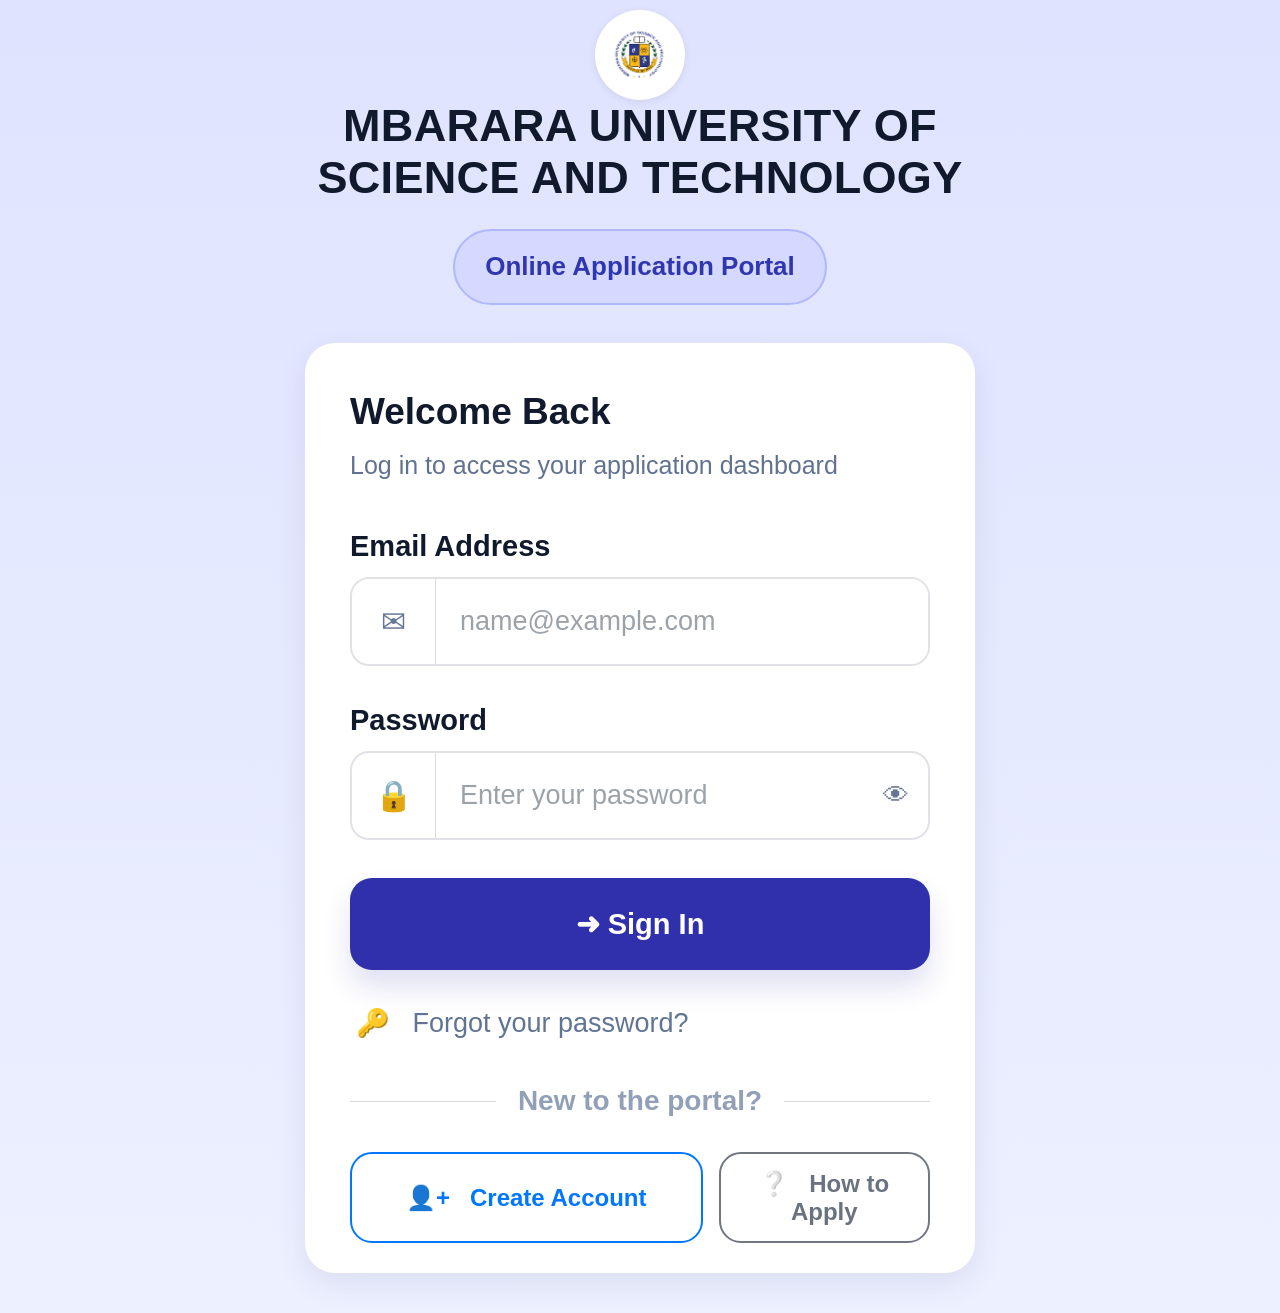
<file: index.html>
<!DOCTYPE html>
<html lang="en">
<head>
    <meta charset="UTF-8">
    <meta name="viewport" content="width=device-width, initial-scale=1.0">
    <title>MUST Online Application Portal</title>
    <link rel="stylesheet" href="login-style.css">
</head>
<body>
    <div class="page">
        <!-- UNIVERSITY HEADER -->
        <div class="header">
            <div class="university-logo" style = "width: 90px; height: 90px; background: white; border-radius: 50%; display: flex; align-items: center; justify-content: center; overflow: hidden; margin: 0 auto;">
                <!-- You can replace this with the actual MUST logo -->
                <img src="must-logo.jpg" alt = "MUST logo" style = "width: 75%; height: 75%; object-fit: contain;">
            </div>
            <h1>MBARARA UNIVERSITY OF<br>SCIENCE AND TECHNOLOGY</h1>
            <div class="portal-title">Online Application Portal</div>
        </div>
        <!-- LOGIN CARD -->
        <div class="login-card">
            <h2>Welcome Back</h2>
            <p class="subtitle">Log in to access your application dashboard</p>
            <!-- EMAIL -->
            <label for="email">Email Address</label>
            <div class="input-container">
                <div class="icon">
                    ✉
                </div>
                <input
                    type="email"
                    id="email"
                    placeholder="name@example.com"
                >
            </div>
            <!-- PASSWORD -->
            <label for="password">Password</label>
            <div class="input-container">
                <div class="icon">
                    🔒
                </div>
                <input
                    type="password"
                    id="password"
                    placeholder="Enter your password"
                >
                <button
                    type="button"
                    class="show-password"
                    onclick="togglePassword()">
                    👁
                </button>
            </div>
            <!-- SIGN IN -->
            <button class="sign-in-button" onclick="signIn()">
                ➜ Sign In
            </button>
            <!-- FORGOT PASSWORD -->
            <button class="forgot-password" onclick="forgotPassword()">
                🔑 &nbsp; Forgot your password?
            </button>
            <!-- DIVIDER -->
            <div class="divider">
                <span>New to the portal?</span>
            </div>
            <!-- BOTTOM BUTTONS -->
            <div class="bottom-buttons">
                <a href="./create-account.html" class="create-account-button">
                👤+ &nbsp; Create Account
            </a>
                <button
                    class="how-to-apply"
                    onclick="howToApply()">
                    ❔ &nbsp; How to Apply
                </button>
            </div>
        </div>
    </div>
    <script>
        function togglePassword() {
            const password =
                document.getElementById("password");
                if (password.type === "password") {
                    password.type = "text";
                } else {
                    password.type = "password";
                }
            }
            function signIn() {
                const email =
                document.getElementById("email").value;
                const password =
                document.getElementById("password").value;
                if (email === "" || password === "") {
                    alert("Please enter your email and password.");
                    return;
            }
            alert(
                "Login submitted successfully.\n\n" +
                "Backend authentication can be connected here."
            );
        }
        function forgotPassword() {
            alert(
                "Password reset instructions will be sent to your email."
            );
        }
        function howToApply() {
            alert(
                "To apply:\n\n" +
                "1. Create an account.\n" +
                "2. Sign in to the portal.\n" +
                "3. Complete your application.\n" +
                "4. Submit the application."
            );
        }
    </script>
</body>
</html>
</file>
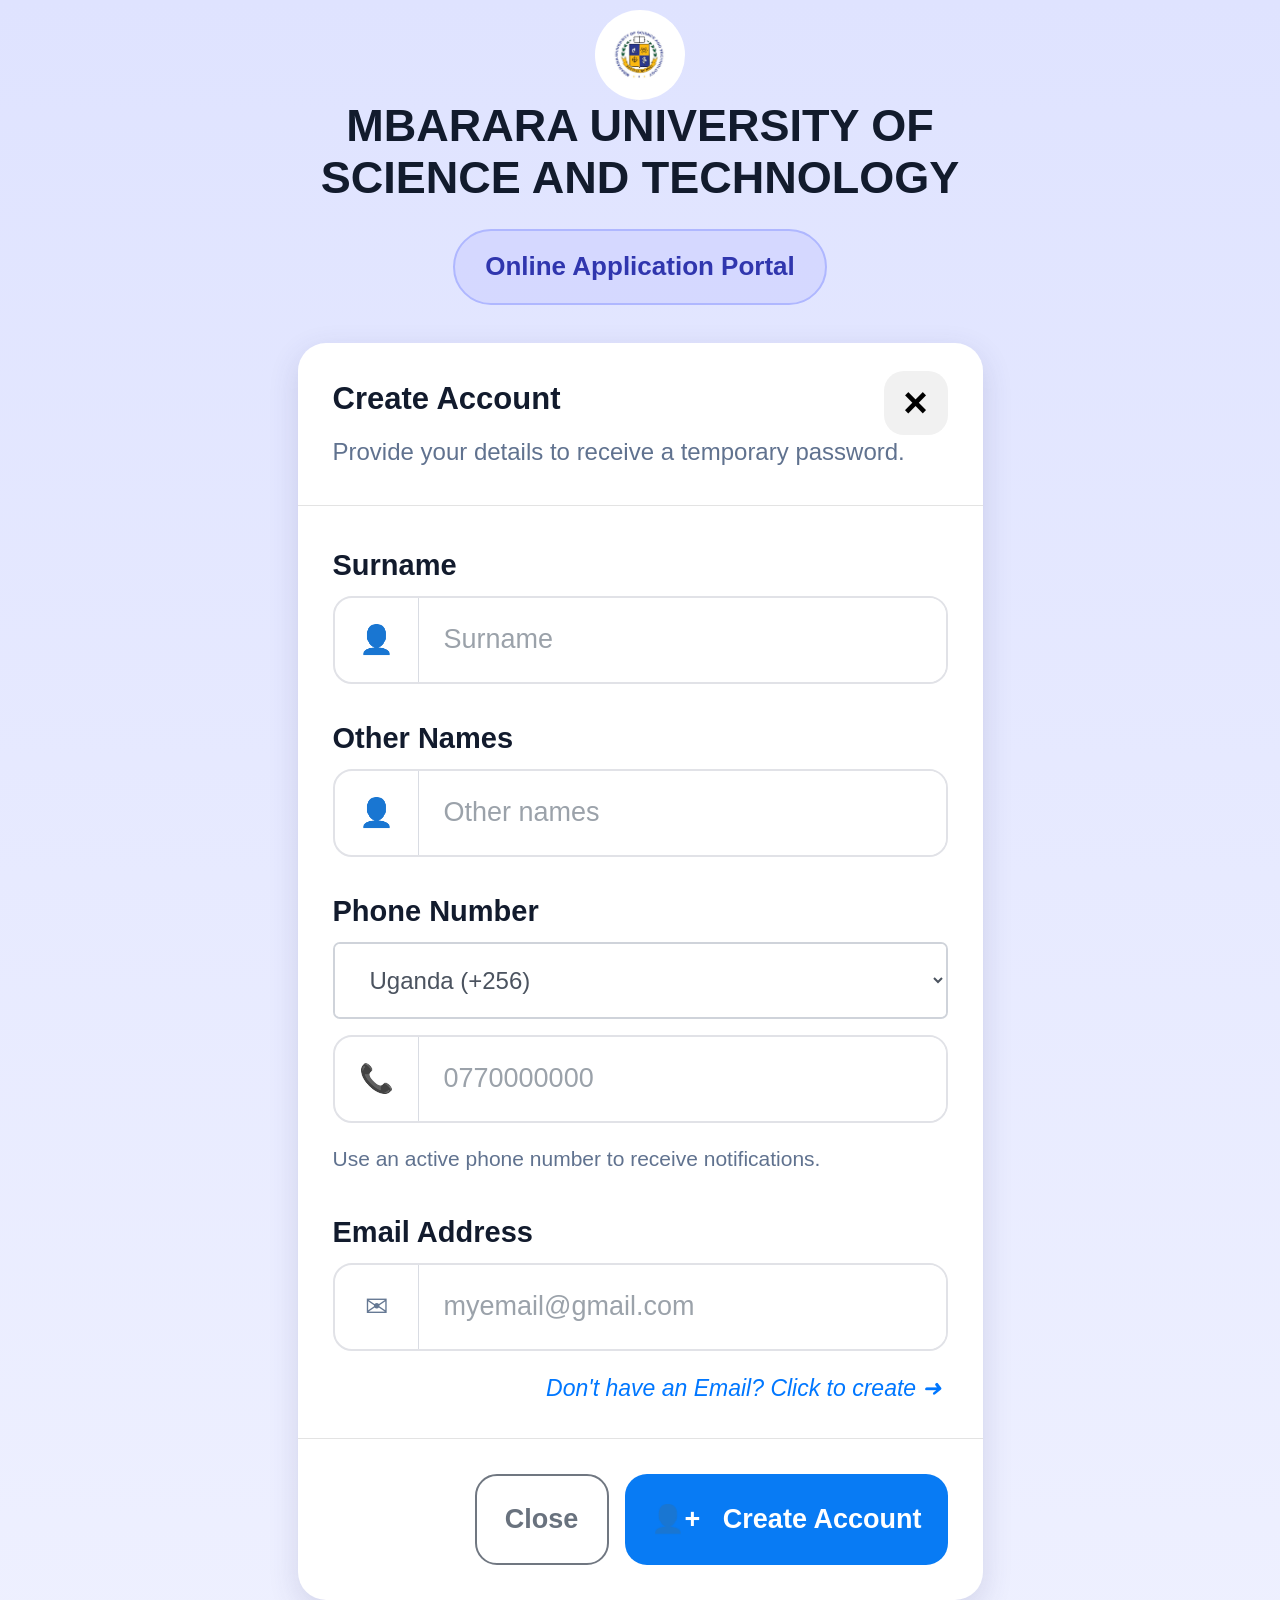
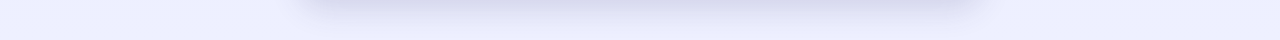
<file: create-account.html>
<!DOCTYPE html>
<html lang="en">
<head>
    <meta charset="UTF-8">
    <meta
        name="viewport"
        content="width=device-width, initial-scale=1.0">
        <title>Create Account - MUST</title>
        <link rel="stylesheet" href="create-account-style.css">
    </head>
    <body>
        <div class="page">
            <!-- UNIVERSITY HEADER -->
            <div class="header">
                <div class="university-logo" style = "width: 90px; height: 90px; background: white; border-radius: 50%; display: flex; align-items: center; justify-content: center; overflow: hidden; margin: 0 auto;">
                    <img src="must-logo.jpg" alt = "MUST logo" style = "width: 75%; height: 75%; object-fit: contain;">
            </div>
            <h1>MBARARA UNIVERSITY OF<br>SCIENCE AND TECHNOLOGY</h1>
            <div class="portal-title">
                Online Application Portal
            </div>
        </div>
        <!-- CREATE ACCOUNT CARD -->
        <div class="account-card">
            <!-- CLOSE BUTTON -->
            <button
            class="close-button"
            onclick="goBack()">
            ×
        </button>
        <div class="account-header">
            <h2>Create Account</h2>
                <p>Provide your details to receive a temporary password.</p>
            </div>
            <form id="accountForm">
                <!-- SURNAME -->
                <label for="surname">
                    Surname
                </label>
                <div class="input-container">
                    <div class="icon">👤</div>
                    <input
                    type="text"
                    id="surname"
                    placeholder="Surname"
                    required>
                </div>
                <!-- OTHER NAMES -->
                <label for="otherNames">
                    Other Names
                </label>
                <div class="input-container">
                    <div class="icon">👤</div>
                    <input
                    type="text"
                    id="otherNames"
                    placeholder="Other names"
                    required>
                </div>
                <!-- PHONE -->
                <label>
                    Phone Number
                </label>
                <div class="country-select">
                    <select id="country">
                        <option>Uganda (+256)</option>
                        <option>Kenya (+254)</option>
                        <option>Tanzania (+255)</option>
                        <option>Rwanda (+250)</option>
                    </select>
                </div>
                <div class="input-container phone-input">
                    <div class="icon">📞</div>
                    <input
                    type="tel"
                    id="phone"
                    placeholder="0770000000"
                    required>
                </div>
                <p class="helper-text">Use an active phone number to receive notifications.</p>
                <!-- EMAIL -->
                <label for="email">
                    Email Address
                </label>
                <div class="input-container">
                    <div class="icon">✉</div>
                    <input
                    type="email"
                    id="email"
                    placeholder="myemail@gmail.com"
                    required>
                </div>
                <!-- CREATE EMAIL -->
                <button
                type="button"
                class="create-email"
                onclick="createEmail()">
                Don't have an Email?
                Click to create ➜
            </button>
            <!-- FOOTER BUTTONS -->
            <div class="footer-buttons">
                <a
                    href="login page.html"
                    class="close-link">
                    Close
                </a>
                <button
                    type="submit"
                    class="create-button">
                    👤+ &nbsp; Create Account
                </button>
            </div>
        </form>
    </div>
</div>
<script>
/* CLOSE BUTTON */
    function goBack() {
        window.location.href = "login page.html";
    }
    /* CREATE EMAIL */
    function createEmail() {
        alert("You can create an email account with an email provider such as Gmail, then return here and enter your email address."
    );
    }
    /* CREATE ACCOUNT */
    document
        .getElementById("accountForm")
        .addEventListener("submit", function(event) {
            event.preventDefault();
            const surname =
                document.getElementById("surname").value;
                const otherNames =
                document.getElementById("otherNames").value;
                const phone =
                document.getElementById("phone").value;
                const email =
                document.getElementById("email").value;
                if (
                surname === "" ||
                otherNames === "" ||
                phone === "" ||
                email === ""
            ) {
                    alert(
                    "Please fill in all the required fields."
                );
                    return;
                }
                alert(
                    "Account information submitted successfully.\n\n" +
                    "A real temporary password can be generated and sent here after connecting this page to a backend/database."
                );
            });
        </script>
    </body>
    </html>
</file>
<file: login-style.css>
* {
    box-sizing: border-box;
}
body {
    margin: 0;
    padding: 0;
    font-family: Arial, Helvetica, sans-serif;
    background:
        linear-gradient(
            180deg,
            #dfe3ff 0%,
            #edf0ff 100%
        );
        color: #111a2d;
        min-height: 100vh;
}
/* MAIN PAGE */
.page {
    width: 100%;
    min-height: 100vh;
    padding: 10px 24px 40px;
}
/* HEADER */
.header {
    text-align: center;
    padding-top: 0;
}
.university-logo {
    width: 158px;
    height: 158px;
    margin: 0 auto 25px;
    border-radius: 50%;
    background: white;
    display: flex;
    justify-content: center;
    align-items: center;
    overflow: hidden;
    box-shadow: 0 2px 8px rgba(0, 0, 0, 0.08);
}
.university-logo img {
    width: 100%;
    height: 100%;
    object-fit: contain;
}
.header h1 {
    margin: 0;
    font-size: 45px;
    line-height: 1.15;
    font-weight: 800;
    letter-spacing: 0.3px;
}
/* ONLINE APPLICATION PORTAL */
.portal-title {
    display: inline-flex;
    align-items: center;
    justify-content: center;
    margin-top: 25px;
    padding: 20px 30px;
    min-height: 76px;
    border-radius: 45px;
    border: 2px solid #afb7ff;
    background: rgba(189, 193, 255, 0.35);
    color: #3036ae;
    font-size: 26px;
    font-weight: bold;
}
/*LOGIN CARD*/
.login-card {
    width: 100%;
    max-width: 670px;
    margin: 38px auto 0;
    background: white;
    border-radius: 30px;
    padding: 48px 45px 30px;
    box-shadow:
        0 10px 30px rgba(60, 65, 120, 0.10);
}
.login-card h2 {
    margin: 0;
    font-size: 37px;
    font-weight: 800;
}
.subtitle {
    margin-top: 16px;
    margin-bottom: 48px;
    color: #60728f;
    font-size: 25px;
    line-height: 1.35;
}
/* LABELS */
label {
    display: block;
    margin-bottom: 14px;
    font-size: 29px;
    font-weight: bold;
}
/* INPUT */
.input-container {
    height: 89px;
    width: 100%;
    display: flex;
    align-items: center;
    margin-bottom: 38px;
    border: 2px solid #e1e2e7;
    border-radius: 19px;
    background: white;
    overflow: hidden;
}
.input-container:focus-within {
    border-color: #8187ff;
    box-shadow: 0 0 0 8px rgba(112, 118, 255, 0.10);
}
/* INPUT ICON */
.icon {
    width: 84px;
    height: 100%;
    display: flex;
    align-items: center;
    justify-content: center;
    border-right: 1px solid #d9dce3;
    color: #657893;
    font-size: 30px;
    flex-shrink: 0;
}
.input-container input {
    flex: 1;
    min-width: 0;
    height: 100%;
    border: none;
    outline: none;
    padding: 0 24px;
    font-size: 27px;
    color: #20283a;
}
.input-container input::placeholder {
    color: #9ba2aa;
}
/* PASSWORD EYE */
.show-password {
    width: 65px;
    height: 100%;
    border: none;
    background: transparent;
    font-size: 26px;
    cursor: pointer;
    color: #657893;
}
/* SIGN IN BUTTON */
.sign-in-button {
    width: 100%;
    height: 92px;
    border: none;
    border-radius: 22px;
    background: #3030ad;
    color: white;
    font-size: 29px;
    font-weight: 800;
    cursor: pointer;
    box-shadow: 0 17px 28px rgba(49, 49, 173, 0.15);
}
.sign-in-button:hover {
    background: #29299c;
}
/* FORGOT PASSWORD */
.forgot-password {
    display: block;
    margin-top: 36px;
    margin-bottom: 45px;
    border: none;
    background: transparent;
    color: #617493;
    font-size: 27px;
    cursor: pointer;
}
/* DIVIDER */
.divider {
    display: flex;
    align-items: center;
    width: 100%;
    margin-bottom: 35px;
    color: #91a0b7;
    font-size: 28px;
    font-weight: bold;
}
.divider::before,
.divider::after {
    content: "";
    height: 1px;
    background: #d7d9df;
    flex: 1;
}
.divider span {
    padding: 0 22px;
    white-space: nowrap;
}
/* BOTTOM BUTTONS */
.bottom-buttons {
    display: grid;
    grid-template-columns: 1.25fr 0.75fr;
    gap: 16px;
}
.create-account-button,
.how-to-apply {
    height: 91px;
    border-radius: 22px;
    display: flex;
    align-items: center;
    justify-content: center;
    text-decoration: none;
    font-size: 24px;
    font-weight: bold;
    cursor: pointer;
}
/* CREATE ACCOUNT */
.create-account-button {
    border: 2px solid #0077ff;
    color: #0077ff;
    background: white;
}
/* HOW TO APPLY */
.how-to-apply {
    border: 2px solid #707781;
    color: #69727e;
    background: white;
}
/* MOBILE */
@media (max-width: 600px) {
    .page {
        padding-left: 18px;
        padding-right: 18px;
    }
    .university-logo {
        width: 150px;
        height: 150px;
    }
    .header h1 {
        font-size: 28px;
    }
    .portal-title {
        font-size: 22px;
        min-height: 70px;
        padding: 0 25px;
    }
    .login-card {
        padding: 38px 28px 27px;
        border-radius: 28px;
    }
    .login-card h2 {
        font-size: 35px;
    }
    .subtitle {
        font-size: 22px;
    }
    label {
        font-size: 27px;
    }
    .input-container input {
        font-size: 22px;
    }
    .bottom-buttons {
        grid-template-columns: 1fr;
    }
}
</file>
<file: create-account-style.css>
* {
    box-sizing: border-box;
}
body {
    margin: 0;
    padding: 0;
    font-family:
        Arial,
        Helvetica,
        sans-serif;
        background:
        linear-gradient(
            180deg,
            #dfe3ff 0%,
            #eef0ff 100%
        );
        color: #121b2d;
        min-height: 100vh;
}
/* PAGE */
.page {
    min-height: 100vh;
    padding: 10px 18px 40px;
}
/* HEADER */
.header {
    text-align: center;
}
.university-logo {
    width: 158px;
    height: 158px;
    margin: 0 auto 25px;
    border-radius: 50%;
    background: white;
    overflow: hidden;
    display: flex;
    align-items: center;
    justify-content: center;
}
.university-logo img {
    width: 100%;
    height: 100%;
    object-fit: contain;
}
.header h1 {
    margin: 0;
    font-size: 45px;
    line-height: 1.15;
    font-weight: 800;
}
.portal-title {
    display: inline-flex;
    justify-content: center;
    align-items: center;
    min-height: 76px;
    margin-top: 25px;
    padding: 0 30px;
    border-radius: 45px;
    border: 2px solid #afb7ff;
    background: rgba(189,193,255,0.35);
    color: #3036ae;
    font-size: 26px;
    font-weight: bold;
}
/* ACCOUNT CARD */
.account-card {
    position: relative;
    width: 100%;
    max-width: 685px;
    margin: 38px auto 0;
    background: white;
    border-radius: 28px;
    box-shadow: 0 10px 30px rgba(60,65,120,0.16);
    overflow: hidden;
}
/* HEADER INSIDE CARD */
.account-header {
    padding: 38px 35px 35px;
    border-bottom: 1px solid #e3e3e3;
}
.account-header h2 {
    margin: 0 0 17px;
    font-size: 31px;
}
.account-header p {
    margin: 0;
    color: #60728f;
    font-size: 24px;
    line-height: 1.5;
}
/* CLOSE X */
.close-button {
    position: absolute;
    right: 35px;
    top: 28px;
    width: 64px;
    height: 64px;
    border: none;
    border-radius: 20px;
    background: #f1f1f1;
    color: #000;
    font-size: 42px;
    font-weight: bold;
    cursor: pointer;
}
/* FORM */
form {
    padding: 43px 35px 0;
}
label {
    display: block;
    margin-bottom: 14px;
    font-size: 29px;
    font-weight: bold;
}
/* INPUTS */
.input-container {
    width: 100%;
    height: 88px;
    display: flex;
    align-items: center;
    margin-bottom: 38px;
    border: 2px solid #e1e2e7;
    border-radius: 19px;
    overflow: hidden;
    background: white;
}
.input-container:focus-within {
    border-color: #8187ff;
    box-shadow: 0 0 0 7px rgba(112,118,255,0.08);
}
.icon {
    width: 84px;
    height: 100%;
    flex-shrink: 0;
    display: flex;
    align-items: center;
    justify-content: center;
    border-right: 1px solid #d9dce3;
    font-size: 28px;
    color: #657893;
}
.input-container input {
    flex: 1;
    min-width: 0;
    height: 100%;
    padding: 0 25px;
    border: none;
    outline: none;
    font-size: 27px;
    font-family: inherit;
}
.input-container input::placeholder {
    color: #9ba2aa;
}
/* COUNTRY */
.country-select {
    width: 100%;
    height: 77px;
    margin-bottom: 16px;
    border: 2px solid #cfd3da;
    border-radius: 7px;
    overflow: hidden;
}
.country-select select {
    width: 100%;
    height: 100%;
    border: none;
    outline: none;
    padding: 0 31px;
    background: white;
    color: #4b535f;
    font-size: 24px;
    font-family: inherit;
}
/* PHONE */
.phone-input {
    margin-bottom: 26px;
}
/* HELPER */
.helper-text {
    margin: -2px 0 45px;
    color: #60728f;
    font-size: 21px;
}
/* CREATE EMAIL */
.create-email {
    display: block;
    margin: -15px 0 35px auto;
    border: none;
    background: transparent;
    color: #0077ff;
    font-size: 23px;
    font-style: italic;
    cursor: pointer;
}
/* FOOTER */
.footer-buttons {
    display: flex;
    justify-content: flex-end;
    align-items: center;
    gap: 16px;
    margin: 0 -35px;
    padding: 35px;
    border-top: 1px solid #e3e3e3;
}
/* CLOSE */
.close-link {
    min-width: 134px;
    height: 91px;
    display: flex;
    align-items: center;
    justify-content: center;
    border: 2px solid #707781;
    border-radius: 22px;
    color: #69727e;
    background: white;
    text-decoration: none;
    font-size: 27px;
    font-weight: bold;
}
/* CREATE ACCOUNT */
.create-button {
    min-width: 323px;
    height: 91px;
    border: none;
    border-radius: 22px;
    background: #087bf4;
    color: white;
    font-size: 27px;
    font-weight: 800;
    cursor: pointer;
}
.create-button:hover {
    background: #006ee4;
}
/* MOBILE */
@media (max-width: 600px) {
    .page {
        padding-left: 18px;
        padding-right: 18px;
    }
    .university-logo {
        width: 150px;
        height: 150px;
    }
    .header h1 {
        font-size: 28px;
    }
    .portal-title {
        min-height: 70px;
        font-size: 22px;
    }
    .account-card {
        margin-top: 32px;
    }
    .account-header {
        padding: 34px 28px 30px;
    }
    .account-header h2 {
        font-size: 29px;
    }
    .account-header p {
        font-size: 20px;
    }
    form {
        padding: 38px 28px 0;
    }
    label {
        font-size: 25px;
    }
    .input-container input {
        font-size: 21px;
    }
    .helper-text {
        font-size: 18px;
    }
    .create-email {
        font-size: 18px;
    }
    .footer-buttons {
        margin-left: -28px;
        margin-right: -28px;
        padding: 25px 20px;
    }
    .close-link {
        min-width: 115px;
        height: 78px;
        font-size: 22px;
    }
    .create-button {
        min-width: 0;
        flex: 1;
        height: 78px;
        font-size: 20px;
    }
    .close-button {
        right: 20px;
        top: 22px;
    }
}
</file>
